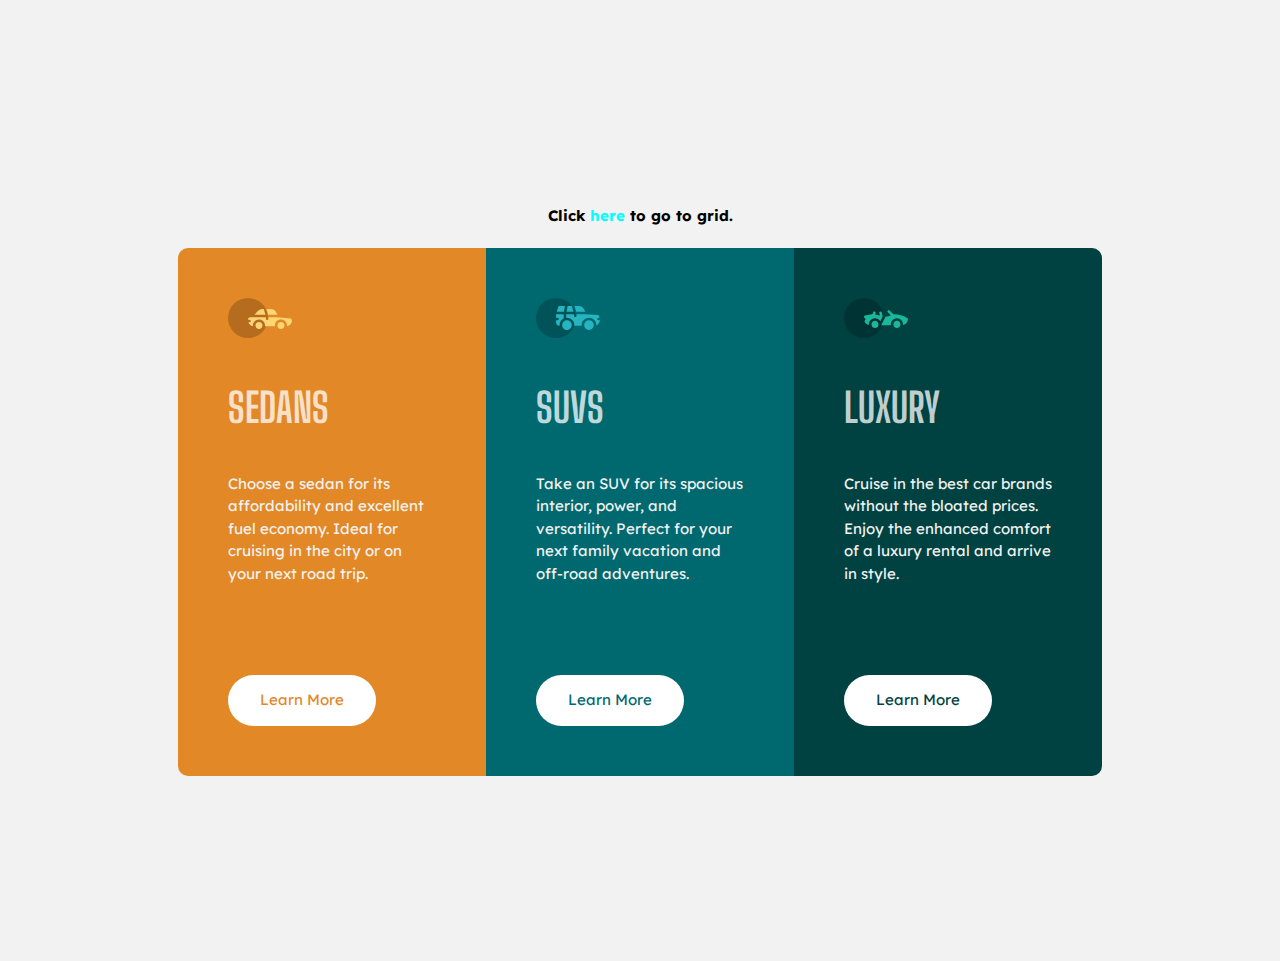
<file: index.html>
<!DOCTYPE html>
<html lang="en">
<head>
  <meta charset="UTF-8">
  <meta name="viewport" content="width=device-width, initial-scale=1.0"> <!-- displays site properly based on user's device -->

  <link rel="icon" type="image/png" sizes="32x32" href="./images/favicon-32x32.png">
  
  <title>3-column preview card component | Marjan Shofy</title>

  <!-- stylesheet added -->
  <link rel="stylesheet" href="stylus.css">

</head>
<body>
  <section class="main">
    <p id="black">Click <a href="grid.html">here</a> to go to grid.</p>
    <div class="container">
      <div class="box b_orange">
        <img src="icon-sedans.svg" alt="">
        <h2>SEDANS</h2>
        <p>Choose a sedan for its affordability and excellent fuel economy. Ideal for cruising in the city or on your next road trip.</p>

        <a href="#" class="btn">Learn More</a>
      </div>

      <div class="box d_cyan">
        <img src="icon-suvs.svg" alt="">
        <h2>SUVS</h2>
        <p>Take an SUV for its spacious interior, power, and versatility. Perfect for your next family vacation and off-road adventures.</p>

        <a href="#" class="btn">Learn More</a>
      </div>

      <div class="box vd-cyan">
        <img src="icon-luxury.svg" alt="">
        <h2>LUXURY</h2>
        <p>Cruise in the best car brands without the bloated prices. Enjoy the enhanced comfort of a luxury rental and arrive in style.</p>

        <a href="#" class="btn">Learn More</a>
      </div>
    </div>
  </section>
  </div>
</body>
</html>
</file>
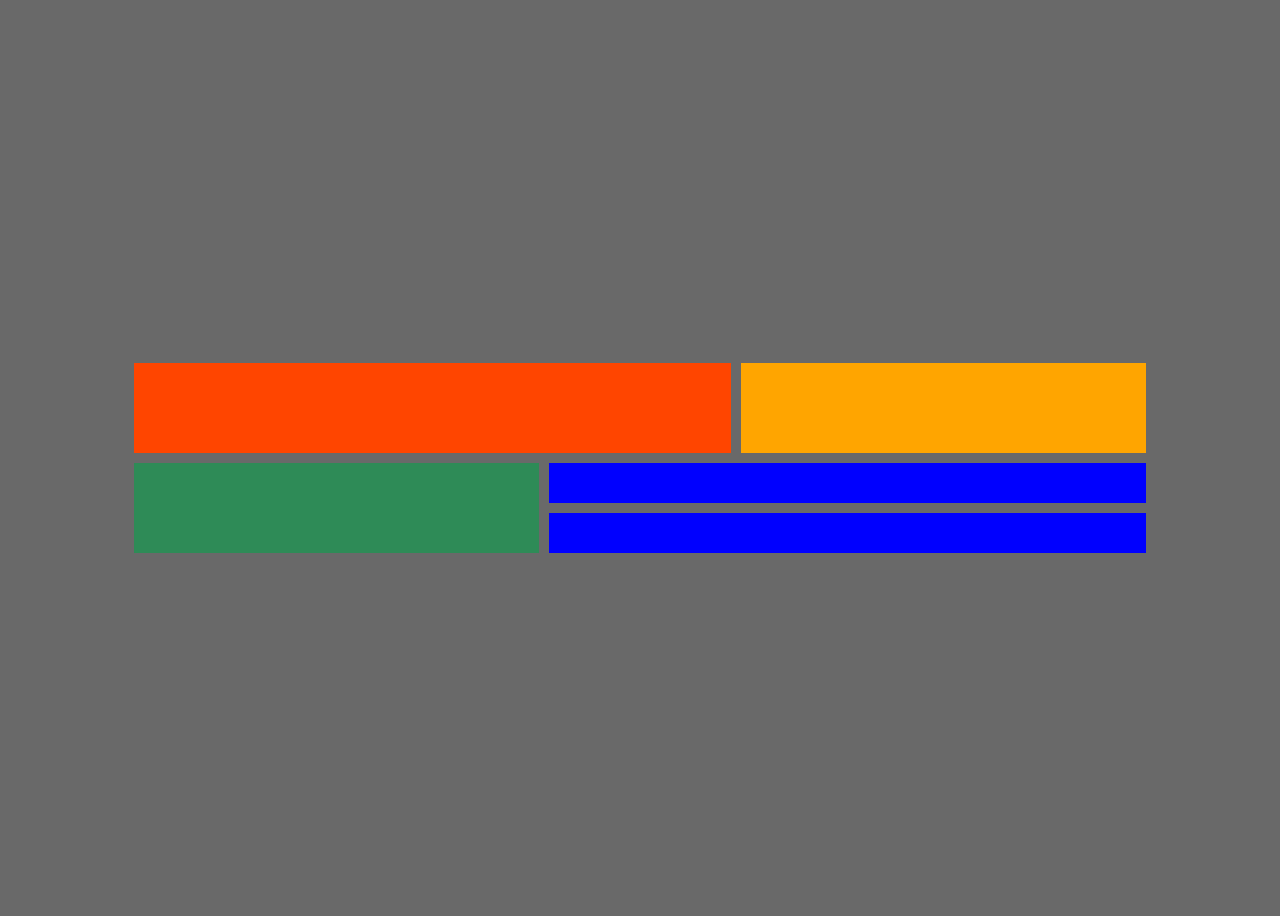
<file: grid.html>
<!DOCTYPE html>
<html>
<head>
	<meta charset="utf-8">
	<meta name="viewport" content="width=device-width, initial-scale=1">
	<title>Zuri Grid Task</title>
	<link rel="stylesheet" type="text/css" href="grid.css">
</head>
<body>
	<section>
		<div class="container">
			<div class="item1"> </div>
			<div class="item2"> </div>
			<div class="item3"> </div>
			<div class="item4"> </div>
			<div class="item5"> </div>
		</div>
	</section>
</body>
</html>
</file>
<file: stylus.css>
@import url('https://fonts.googleapis.com/css2?family=Lexend+Deca&display=swap');
@import url('https://fonts.googleapis.com/css2?family=Big+Shoulders+Display:wght@700&display=swap');

:root {
  --sedan: hsl(31, 77%, 52%);
  --suv: hsl(184, 100%, 22%);
  --luxury: hsl(179, 100%, 13%);

  --t_white: hsla(0, 0%, 100%, 0.75);
  --vl_grey: hsl(0, 0%, 95%);

  --ff_lexend: 'Lexend Deca', sans-serif;
  --ff_bsdisplay: 'Big Shoulders Display', cursive;
}

* {
  box-sizing: border-box;
  padding: 0;
  margin: 0;
}

body {
  font-family: var(--ff_lexend);
  font-size: 15px;
  font-weight: normal;
  line-height: 1.5;

  color: var(--vl_grey);
}

#black{
  color: black;
  font-weight: bold;
  text-align: center;
  padding: 20px;
}

h1, h2 {
  line-height: 1.2;
  font-family: var(--ff_bsdisplay);
}

a {
  display: inline-block;
  text-decoration: none;
  color: aqua;
}


.container {
  width: 945px;
  max-width: 95%;
  padding: 0 10px;
  margin: 0 auto;
}

.btn {
  padding: 12px 30px;
  border-radius: 50px;
  background: #ffffff;
  border: 2px solid transparent;
}

.b_orange .btn {color: var(--sedan);}
.d_cyan .btn {color: var(--suv);}
.vd-cyan .btn {color: var(--luxury);}

.btn:hover {
  background: transparent;
  border: 2px solid #ffffff;
  color: #ffffff;
  transition-duration: .4s;
  transition-property: background, border, color;
}

.b_orange {
  background: var(--sedan);
  border-radius: 10px 0 0 10px;
}
.d_cyan {background: var(--suv);}
.vd-cyan {
  background: var(--luxury);
  border-radius: 0 10px 10px 0;
}

.main {
  width: 100%;
  height: auto;
  padding: 185px 0;
  background: var(--vl_grey);
}

.container {
  display: flex;
  flex-wrap: wrap;
  justify-content: center;
}

.box {
  width: 308px;
  max-width: 100%;
  height: auto;
  padding: 50px;
}

.box h2 {
  margin: 40px 0;
  font-size: 2.7em;
  color: var(--t_white);
}

.box p {margin-bottom: 90px;}

.attribution {
  background: #212121;
  padding: 25px 0;
  text-align: center;
}

.attribution a {
  text-decoration: underline;
}

.attribution a:hover {
  text-decoration: none;
}

@media screen and (max-width: 1010px) {
  .b_orange {border-radius: 10px 10px 0 0;}
  .vd-cyan {border-radius: 0 0 10px 10px;}

  .main {padding: 90px 0 50px;}

  .container {display: block;}

  .box {
    width: 375px;
    padding: 50px;
    margin: 0 auto;
  }

  .box p {margin-bottom: 30px;}
}
</file>
<file: grid.css>
body{
	background-color: dimgray;
	display: flex;
	place-items: center;
	height: 100vh;
	box-sizing: border-box;
}
section{
	margin: auto;
	width: 80%;
}
.container{
	display: grid;
	grid-template-areas: 
	"a a a b b "
	"a a a b b " 
	"c c d d d " 
	"c c e e e ";
	grid-gap: 10px;
        grid-auto-rows: 40px;
	
}
.item1{
	background-color: orangered;
	padding: 20px;
	grid-area: a;
}
.item2{
	background-color: orange;
	padding: 20px;
	grid-area: b;
}

.item3{
	background-color: seagreen;
	padding: 20px;
	grid-area: c;
}
.item4{
	background-color: blue;
	padding: 20px;
	grid-area: d;

}
.item5{
	background-color: blue;
	padding: 20px;
	grid-area: e;
}
</file>
